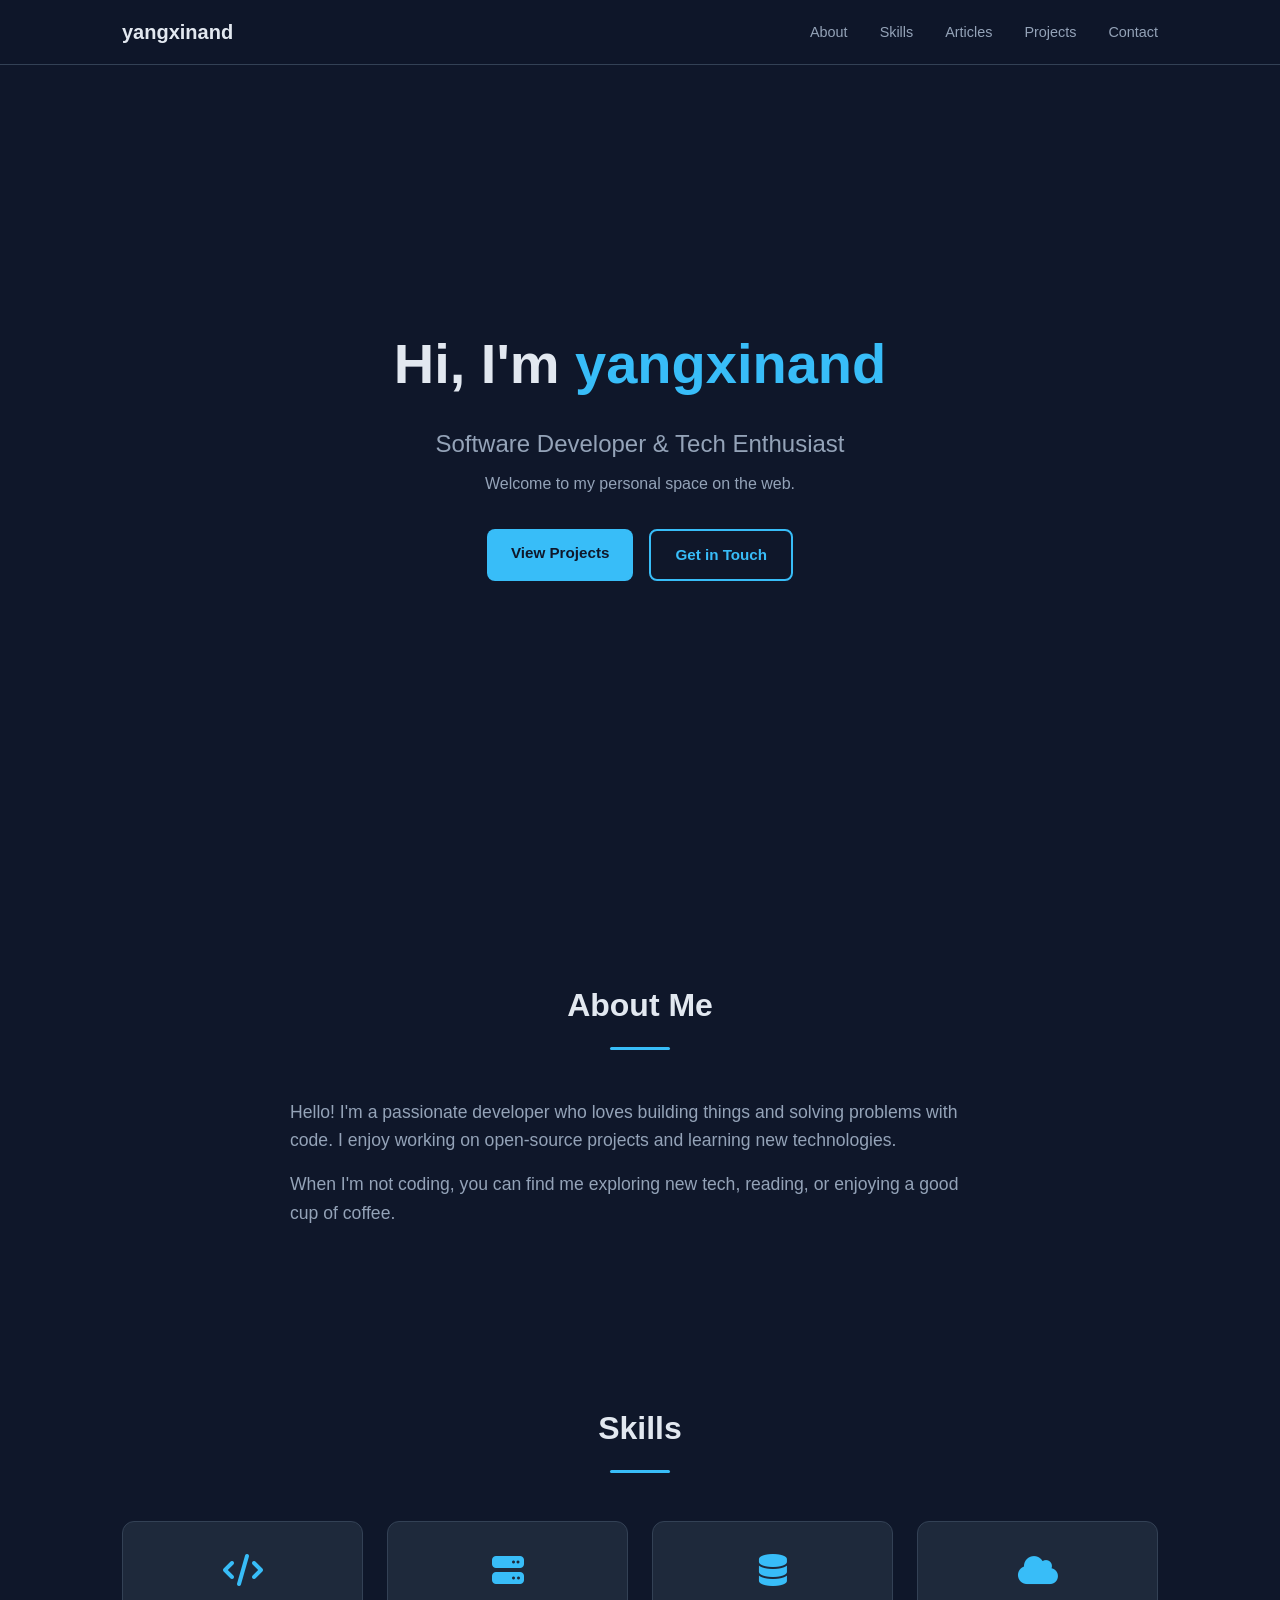
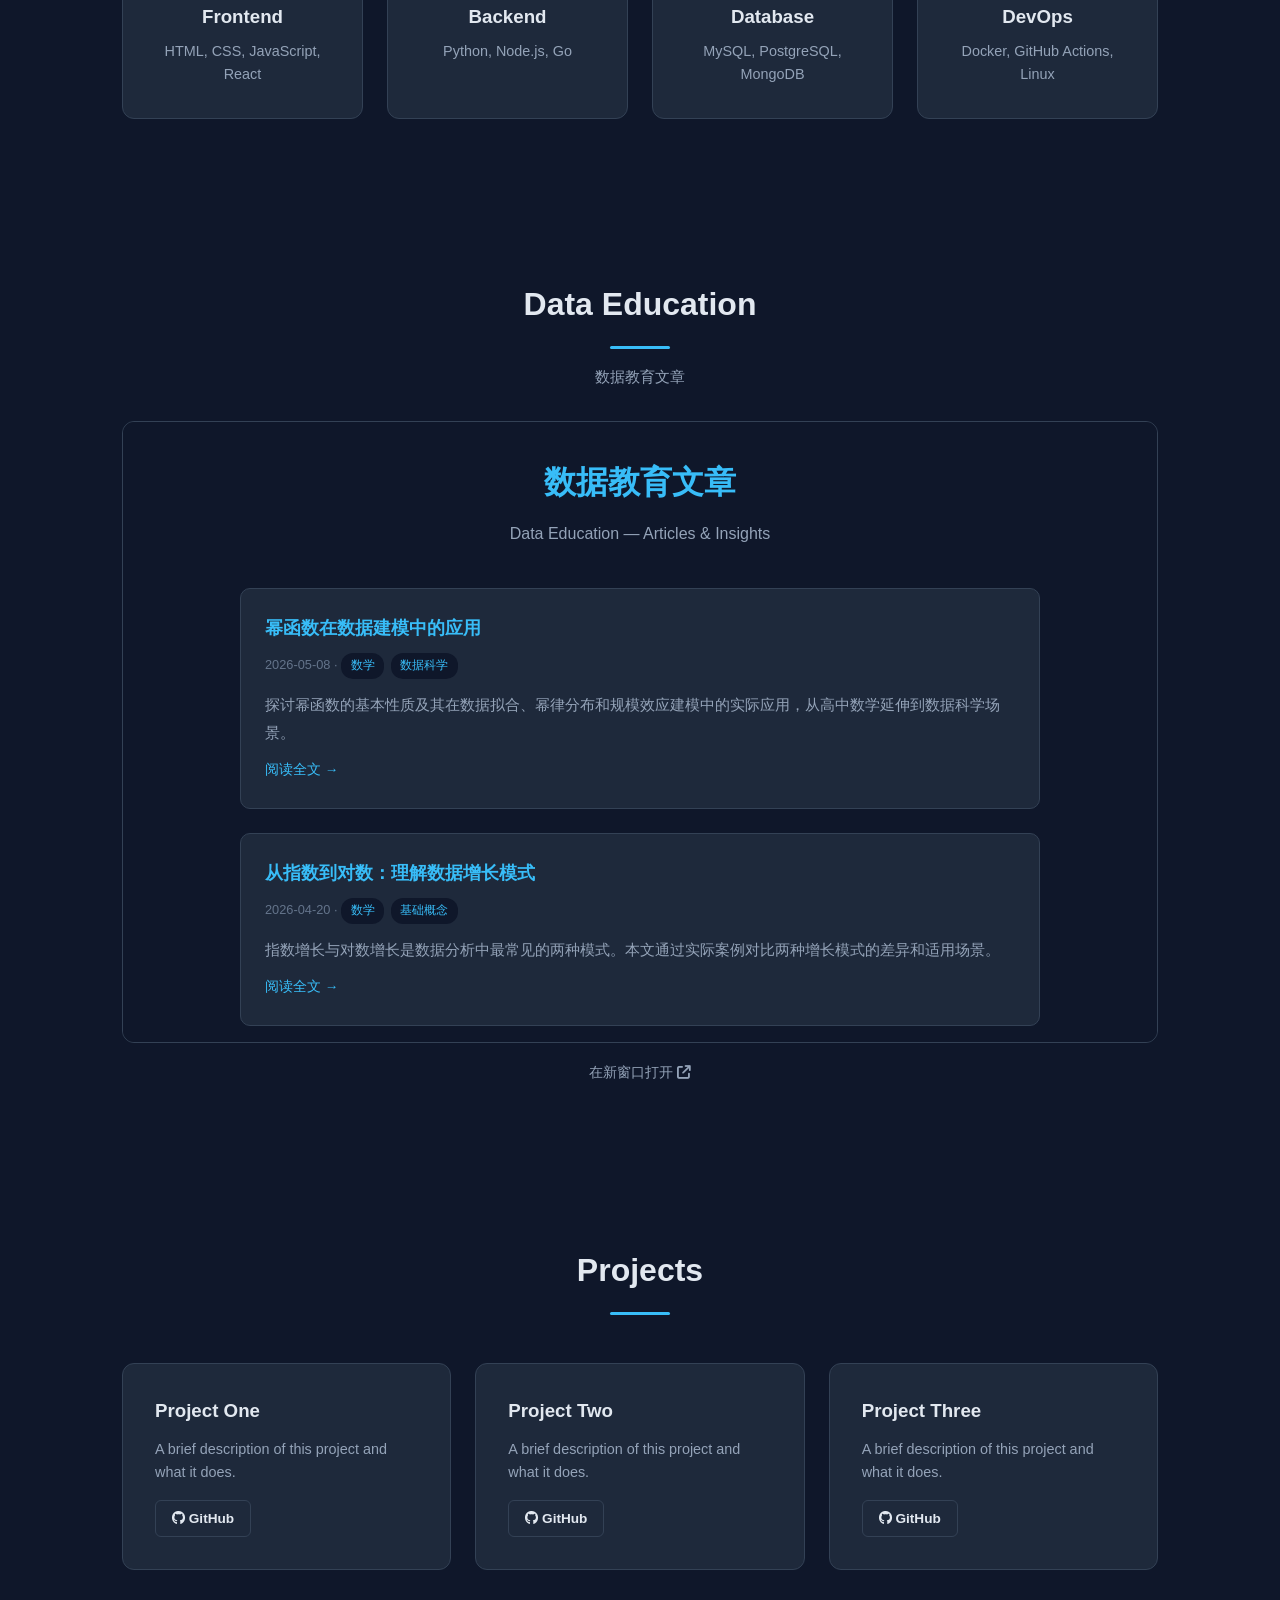
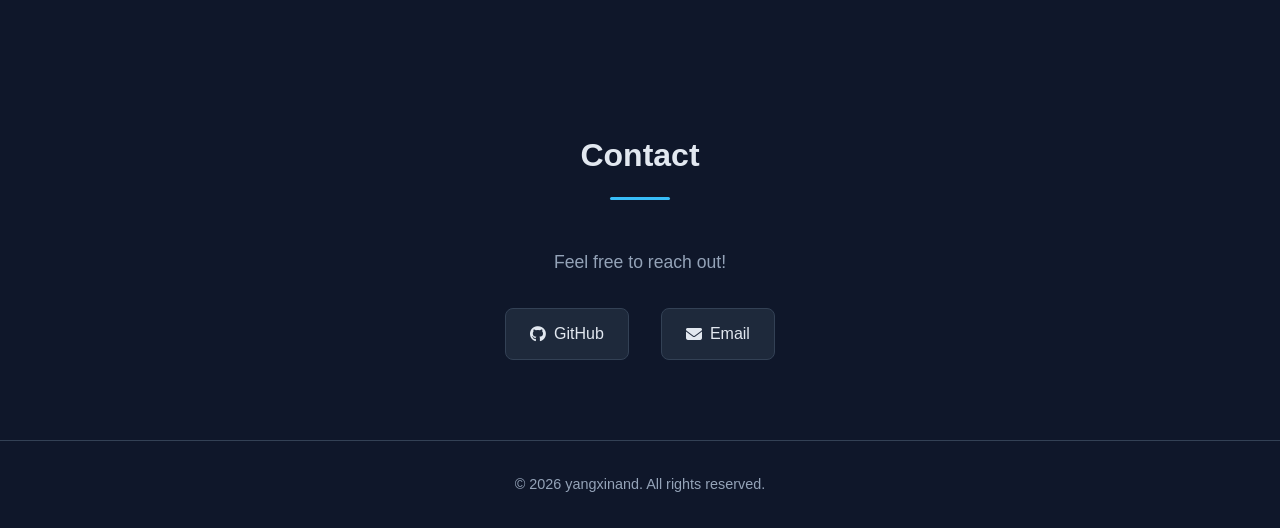
<file: index.html>
<!DOCTYPE html>
<html lang="zh-CN">
<head>
    <meta charset="UTF-8">
    <meta name="viewport" content="width=device-width, initial-scale=1.0">
    <title>yangxinand - Personal Website</title>
    <link rel="stylesheet" href="style.css">
    <link rel="stylesheet" href="https://cdnjs.cloudflare.com/ajax/libs/font-awesome/6.5.1/css/all.min.css">
</head>
<body>
    <nav>
        <div class="nav-container">
            <a href="#" class="logo">yangxinand</a>
            <ul class="nav-links">
                <li><a href="#about">About</a></li>
                <li><a href="#skills">Skills</a></li>
                <li><a href="#articles">Articles</a></li>
                <li><a href="#projects">Projects</a></li>
                <li><a href="#contact">Contact</a></li>
            </ul>
        </div>
    </nav>

    <section id="hero">
        <div class="hero-content">
            <h1>Hi, I'm <span class="highlight">yangxinand</span></h1>
            <p class="subtitle">Software Developer &amp; Tech Enthusiast</p>
            <p class="description">Welcome to my personal space on the web.</p>
            <div class="hero-buttons">
                <a href="#projects" class="btn btn-primary">View Projects</a>
                <a href="#contact" class="btn btn-outline">Get in Touch</a>
            </div>
        </div>
    </section>

    <section id="about">
        <div class="container">
            <h2 class="section-title">About Me</h2>
            <div class="about-content">
                <div class="about-text">
                    <p>Hello! I'm a passionate developer who loves building things and solving problems with code. I enjoy working on open-source projects and learning new technologies.</p>
                    <p>When I'm not coding, you can find me exploring new tech, reading, or enjoying a good cup of coffee.</p>
                </div>
            </div>
        </div>
    </section>

    <section id="skills">
        <div class="container">
            <h2 class="section-title">Skills</h2>
            <div class="skills-grid">
                <div class="skill-card">
                    <i class="fa-solid fa-code"></i>
                    <h3>Frontend</h3>
                    <p>HTML, CSS, JavaScript, React</p>
                </div>
                <div class="skill-card">
                    <i class="fa-solid fa-server"></i>
                    <h3>Backend</h3>
                    <p>Python, Node.js, Go</p>
                </div>
                <div class="skill-card">
                    <i class="fa-solid fa-database"></i>
                    <h3>Database</h3>
                    <p>MySQL, PostgreSQL, MongoDB</p>
                </div>
                <div class="skill-card">
                    <i class="fa-solid fa-cloud"></i>
                    <h3>DevOps</h3>
                    <p>Docker, GitHub Actions, Linux</p>
                </div>
            </div>
        </div>
    </section>

    <section id="articles">
        <div class="container">
            <h2 class="section-title">Data Education</h2>
            <p class="section-desc">数据教育文章</p>
            <div class="iframe-wrapper">
                <iframe src="articles.html" title="数据教育文章" loading="lazy"></iframe>
            </div>
            <div class="iframe-link">
                <a href="articles.html" target="_blank">在新窗口打开 <i class="fa-solid fa-arrow-up-right-from-square"></i></a>
            </div>
        </div>
    </section>

    <section id="projects">
        <div class="container">
            <h2 class="section-title">Projects</h2>
            <div class="projects-grid">
                <div class="project-card">
                    <h3>Project One</h3>
                    <p>A brief description of this project and what it does.</p>
                    <div class="project-links">
                        <a href="#" class="btn btn-small"><i class="fa-brands fa-github"></i> GitHub</a>
                    </div>
                </div>
                <div class="project-card">
                    <h3>Project Two</h3>
                    <p>A brief description of this project and what it does.</p>
                    <div class="project-links">
                        <a href="#" class="btn btn-small"><i class="fa-brands fa-github"></i> GitHub</a>
                    </div>
                </div>
                <div class="project-card">
                    <h3>Project Three</h3>
                    <p>A brief description of this project and what it does.</p>
                    <div class="project-links">
                        <a href="#" class="btn btn-small"><i class="fa-brands fa-github"></i> GitHub</a>
                    </div>
                </div>
            </div>
        </div>
    </section>

    <section id="contact">
        <div class="container">
            <h2 class="section-title">Contact</h2>
            <div class="contact-content">
                <p>Feel free to reach out!</p>
                <div class="contact-links">
                    <a href="https://github.com/yangxinand" class="contact-link" target="_blank">
                        <i class="fa-brands fa-github"></i> GitHub
                    </a>
                    <a href="mailto:your-email@example.com" class="contact-link">
                        <i class="fa-solid fa-envelope"></i> Email
                    </a>
                </div>
            </div>
        </div>
    </section>

    <footer>
        <p>&copy; 2026 yangxinand. All rights reserved.</p>
    </footer>
</body>
</html>
</file>
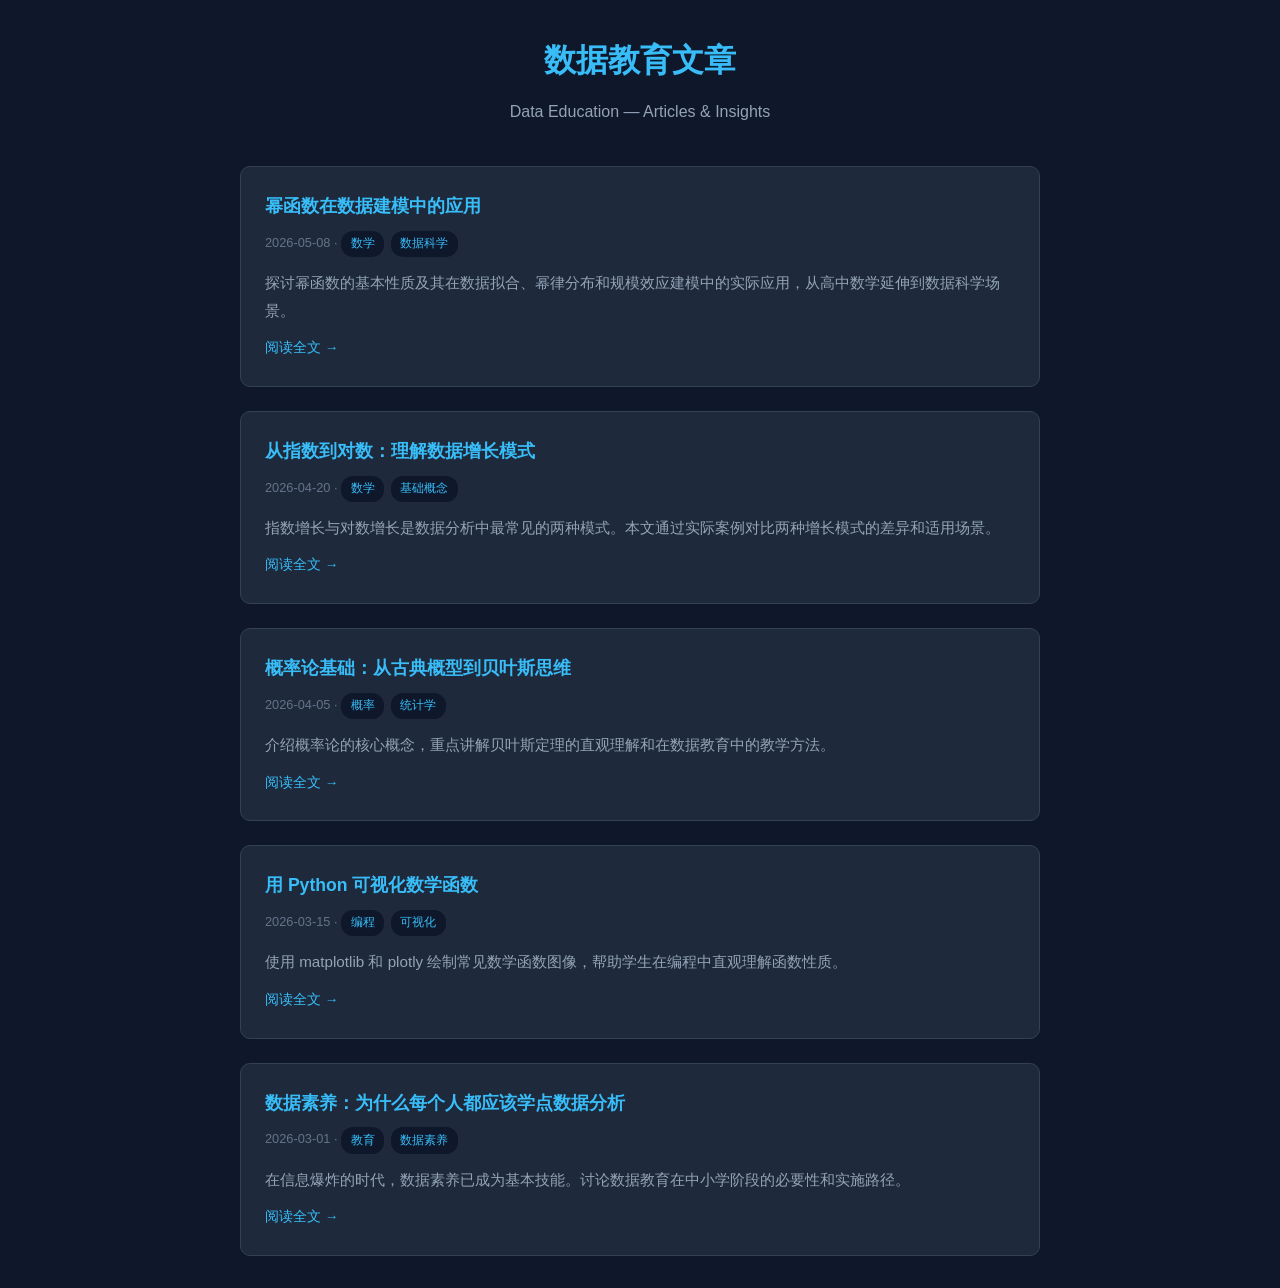
<file: articles.html>
<!DOCTYPE html>
<html lang="zh-CN">
<head>
    <meta charset="UTF-8">
    <meta name="viewport" content="width=device-width, initial-scale=1.0">
    <title>数据教育 - 文章</title>
    <style>
        * { margin: 0; padding: 0; box-sizing: border-box; }
        body {
            font-family: -apple-system, BlinkMacSystemFont, "Segoe UI", Roboto, sans-serif;
            background: #0f172a;
            color: #e2e8f0;
            line-height: 1.8;
            padding: 2rem;
        }
        .container { max-width: 800px; margin: 0 auto; }
        h1 {
            font-size: 2rem;
            text-align: center;
            margin-bottom: 0.5rem;
            color: #38bdf8;
        }
        .subtitle {
            text-align: center;
            color: #94a3b8;
            margin-bottom: 2.5rem;
        }
        .article-list {
            display: flex;
            flex-direction: column;
            gap: 1.5rem;
        }
        .article-card {
            display: block;
            text-decoration: none;
            color: inherit;
            background: #1e293b;
            border: 1px solid #334155;
            border-radius: 10px;
            padding: 1.5rem;
            transition: border-color 0.2s, transform 0.2s;
        }
        .article-card:hover {
            border-color: #38bdf8;
            transform: translateX(4px);
        }
        .article-card h3 {
            color: #38bdf8;
            margin-bottom: 0.5rem;
            font-size: 1.1rem;
        }
        .article-card .meta {
            font-size: 0.8rem;
            color: #64748b;
            margin-bottom: 0.75rem;
        }
        .article-card p {
            color: #94a3b8;
            font-size: 0.95rem;
        }
        .tag {
            display: inline-block;
            background: #0f172a;
            color: #38bdf8;
            padding: 0.15rem 0.6rem;
            border-radius: 12px;
            font-size: 0.75rem;
            margin-right: 0.4rem;
        }
        .read-more {
            display: inline-block;
            margin-top: 0.75rem;
            color: #38bdf8;
            font-size: 0.85rem;
        }
    </style>
</head>
<body>
    <div class="container">
        <h1>数据教育文章</h1>
        <p class="subtitle">Data Education &mdash; Articles &amp; Insights</p>

        <div class="article-list">
            <a href="articles/power-function-data-modeling.html" class="article-card">
                <h3>幂函数在数据建模中的应用</h3>
                <div class="meta">2026-05-08 &middot; <span class="tag">数学</span><span class="tag">数据科学</span></div>
                <p>探讨幂函数的基本性质及其在数据拟合、幂律分布和规模效应建模中的实际应用，从高中数学延伸到数据科学场景。</p>
                <span class="read-more">阅读全文 &rarr;</span>
            </a>

            <a href="articles/exponential-logarithmic-growth.html" class="article-card">
                <h3>从指数到对数：理解数据增长模式</h3>
                <div class="meta">2026-04-20 &middot; <span class="tag">数学</span><span class="tag">基础概念</span></div>
                <p>指数增长与对数增长是数据分析中最常见的两种模式。本文通过实际案例对比两种增长模式的差异和适用场景。</p>
                <span class="read-more">阅读全文 &rarr;</span>
            </a>

            <a href="articles/bayesian-thinking.html" class="article-card">
                <h3>概率论基础：从古典概型到贝叶斯思维</h3>
                <div class="meta">2026-04-05 &middot; <span class="tag">概率</span><span class="tag">统计学</span></div>
                <p>介绍概率论的核心概念，重点讲解贝叶斯定理的直观理解和在数据教育中的教学方法。</p>
                <span class="read-more">阅读全文 &rarr;</span>
            </a>

            <a href="articles/python-math-visualization.html" class="article-card">
                <h3>用 Python 可视化数学函数</h3>
                <div class="meta">2026-03-15 &middot; <span class="tag">编程</span><span class="tag">可视化</span></div>
                <p>使用 matplotlib 和 plotly 绘制常见数学函数图像，帮助学生在编程中直观理解函数性质。</p>
                <span class="read-more">阅读全文 &rarr;</span>
            </a>

            <a href="articles/data-literacy.html" class="article-card">
                <h3>数据素养：为什么每个人都应该学点数据分析</h3>
                <div class="meta">2026-03-01 &middot; <span class="tag">教育</span><span class="tag">数据素养</span></div>
                <p>在信息爆炸的时代，数据素养已成为基本技能。讨论数据教育在中小学阶段的必要性和实施路径。</p>
                <span class="read-more">阅读全文 &rarr;</span>
            </a>
        </div>
    </div>
</body>
</html>
</file>
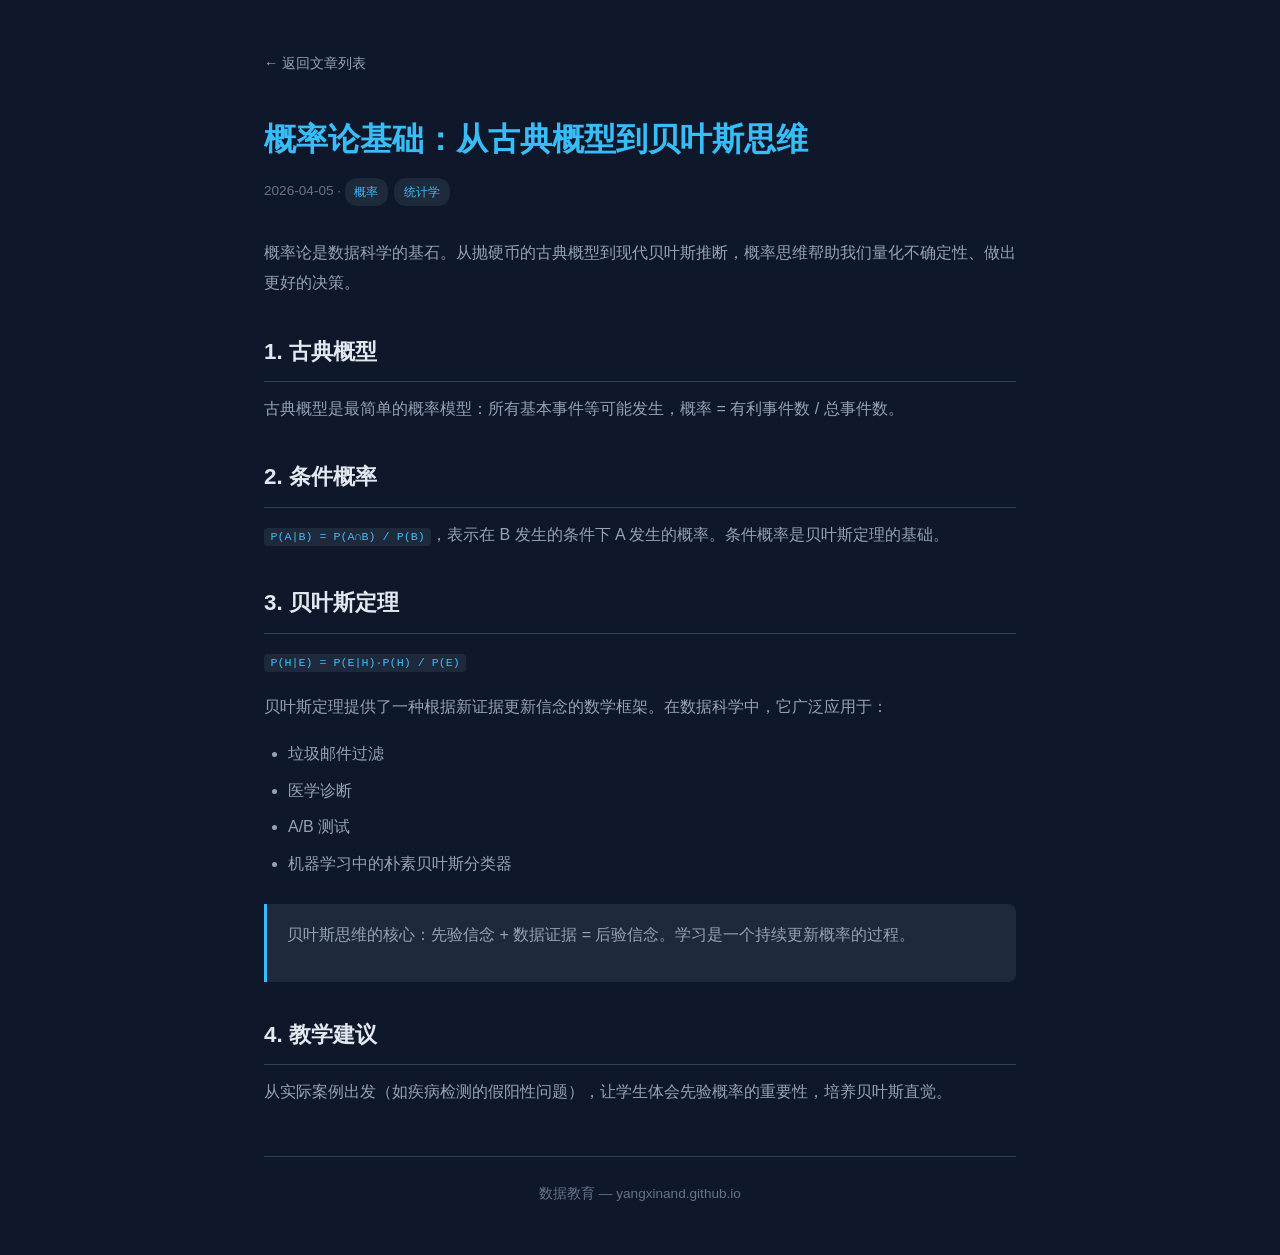
<file: articles/bayesian-thinking.html>
<!DOCTYPE html>
<html lang="zh-CN">
<head>
    <meta charset="UTF-8">
    <meta name="viewport" content="width=device-width, initial-scale=1.0">
    <title>概率论基础：从古典概型到贝叶斯思维 - 数据教育</title>
    <style>
        * { margin: 0; padding: 0; box-sizing: border-box; }
        body {
            font-family: -apple-system, BlinkMacSystemFont, "Segoe UI", Roboto, sans-serif;
            background: #0f172a;
            color: #e2e8f0;
            line-height: 1.9;
        }
        .container { max-width: 800px; margin: 0 auto; padding: 3rem 1.5rem; }
        .back-link { display: inline-block; color: #94a3b8; text-decoration: none; font-size: 0.9rem; margin-bottom: 2rem; }
        .back-link:hover { color: #38bdf8; }
        .article-header { margin-bottom: 2rem; }
        .article-header h1 { font-size: 2rem; color: #38bdf8; margin-bottom: 0.5rem; }
        .article-header .meta { color: #64748b; font-size: 0.85rem; }
        .tag { display: inline-block; background: #1e293b; color: #38bdf8; padding: 0.15rem 0.6rem; border-radius: 12px; font-size: 0.75rem; margin-right: 0.4rem; }
        .article-body h2 { font-size: 1.4rem; margin: 2rem 0 0.75rem; padding-bottom: 0.5rem; border-bottom: 1px solid #334155; }
        .article-body h3 { font-size: 1.15rem; color: #cbd5e1; margin: 1.5rem 0 0.5rem; }
        .article-body p { color: #94a3b8; margin-bottom: 1rem; }
        .article-body ul, .article-body ol { color: #94a3b8; margin: 0.5rem 0 1rem 1.5rem; }
        .article-body li { margin-bottom: 0.4rem; }
        .article-body code { background: #1e293b; padding: 0.15rem 0.4rem; border-radius: 4px; font-size: 0.9em; color: #38bdf8; }
        .article-body .highlight-box { background: #1e293b; border-left: 3px solid #38bdf8; padding: 1rem 1.25rem; margin: 1.5rem 0; border-radius: 0 8px 8px 0; }
        footer { margin-top: 3rem; padding-top: 1.5rem; border-top: 1px solid #334155; text-align: center; color: #64748b; font-size: 0.85rem; }
    </style>
</head>
<body>
    <div class="container">
        <a href="../articles.html" class="back-link">&larr; 返回文章列表</a>
        <div class="article-header">
            <h1>概率论基础：从古典概型到贝叶斯思维</h1>
            <div class="meta">2026-04-05 &middot; <span class="tag">概率</span><span class="tag">统计学</span></div>
        </div>
        <div class="article-body">
            <p>概率论是数据科学的基石。从抛硬币的古典概型到现代贝叶斯推断，概率思维帮助我们量化不确定性、做出更好的决策。</p>
            <h2>1. 古典概型</h2>
            <p>古典概型是最简单的概率模型：所有基本事件等可能发生，概率 = 有利事件数 / 总事件数。</p>
            <h2>2. 条件概率</h2>
            <p><code>P(A|B) = P(A∩B) / P(B)</code>，表示在 B 发生的条件下 A 发生的概率。条件概率是贝叶斯定理的基础。</p>
            <h2>3. 贝叶斯定理</h2>
            <p><code>P(H|E) = P(E|H)·P(H) / P(E)</code></p>
            <p>贝叶斯定理提供了一种根据新证据更新信念的数学框架。在数据科学中，它广泛应用于：</p>
            <ul>
                <li>垃圾邮件过滤</li>
                <li>医学诊断</li>
                <li>A/B 测试</li>
                <li>机器学习中的朴素贝叶斯分类器</li>
            </ul>
            <div class="highlight-box"><p>贝叶斯思维的核心：先验信念 + 数据证据 = 后验信念。学习是一个持续更新概率的过程。</p></div>
            <h2>4. 教学建议</h2>
            <p>从实际案例出发（如疾病检测的假阳性问题），让学生体会先验概率的重要性，培养贝叶斯直觉。</p>
        </div>
        <footer><p>数据教育 &mdash; yangxinand.github.io</p></footer>
    </div>
</body>
</html>
</file>
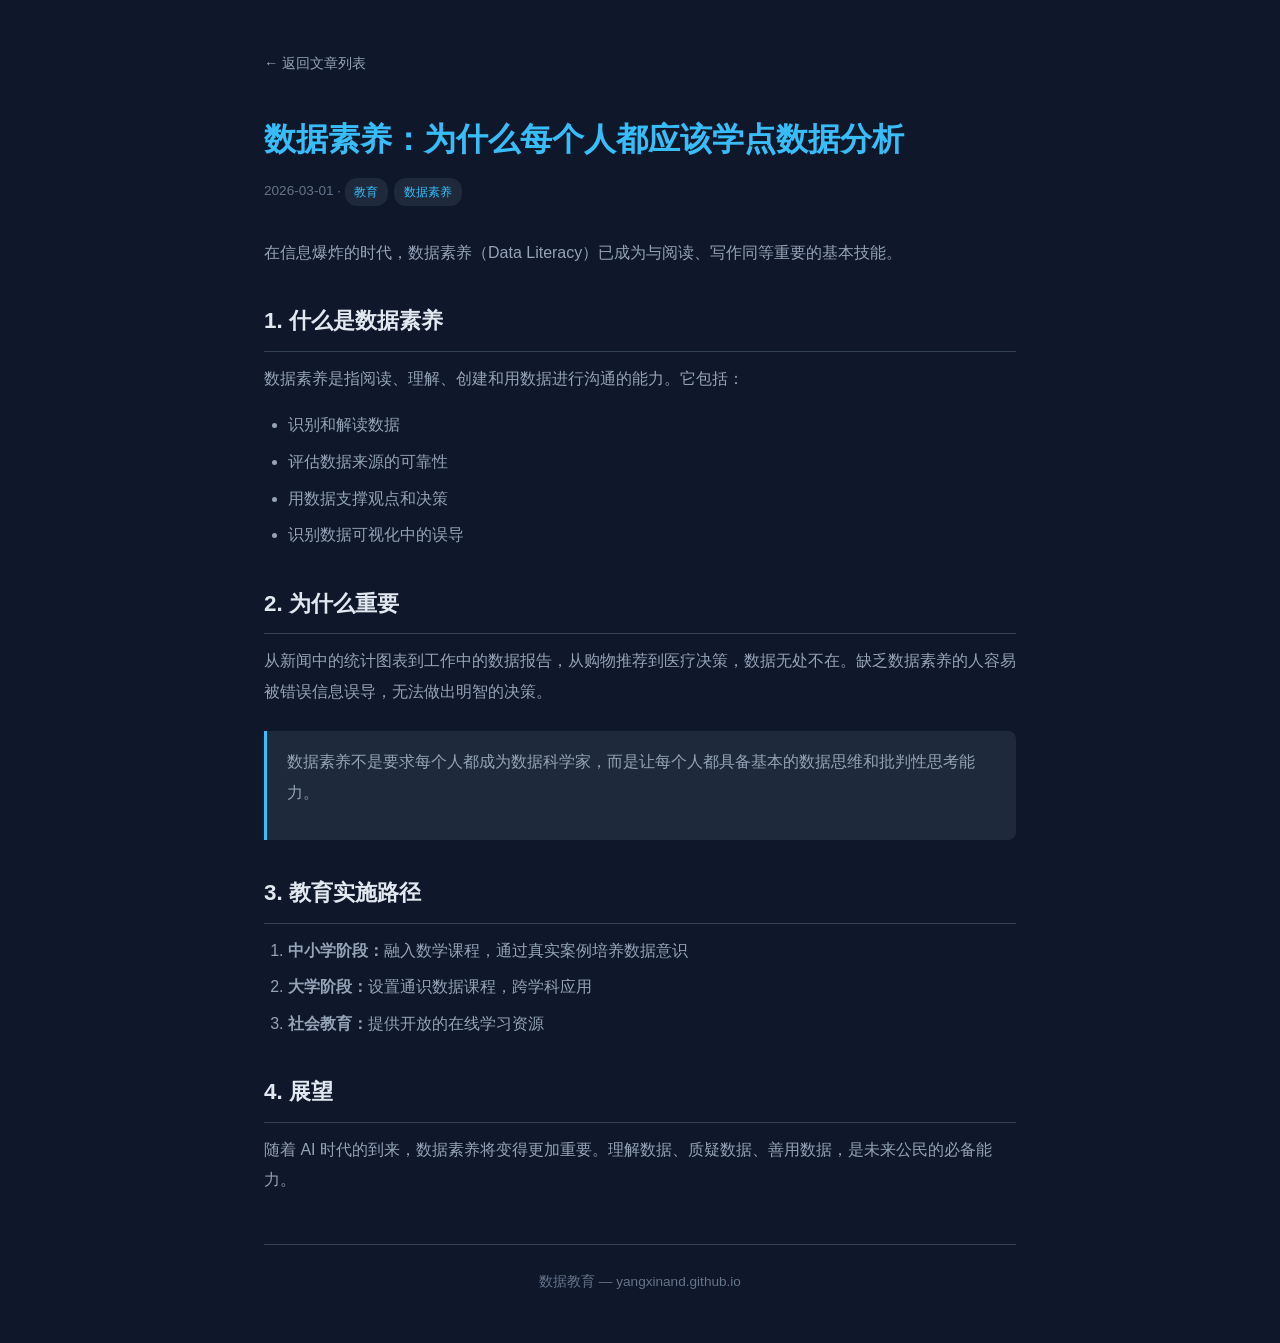
<file: articles/data-literacy.html>
<!DOCTYPE html>
<html lang="zh-CN">
<head>
    <meta charset="UTF-8">
    <meta name="viewport" content="width=device-width, initial-scale=1.0">
    <title>数据素养：为什么每个人都应该学点数据分析 - 数据教育</title>
    <style>
        * { margin: 0; padding: 0; box-sizing: border-box; }
        body {
            font-family: -apple-system, BlinkMacSystemFont, "Segoe UI", Roboto, sans-serif;
            background: #0f172a;
            color: #e2e8f0;
            line-height: 1.9;
        }
        .container { max-width: 800px; margin: 0 auto; padding: 3rem 1.5rem; }
        .back-link { display: inline-block; color: #94a3b8; text-decoration: none; font-size: 0.9rem; margin-bottom: 2rem; }
        .back-link:hover { color: #38bdf8; }
        .article-header { margin-bottom: 2rem; }
        .article-header h1 { font-size: 2rem; color: #38bdf8; margin-bottom: 0.5rem; }
        .article-header .meta { color: #64748b; font-size: 0.85rem; }
        .tag { display: inline-block; background: #1e293b; color: #38bdf8; padding: 0.15rem 0.6rem; border-radius: 12px; font-size: 0.75rem; margin-right: 0.4rem; }
        .article-body h2 { font-size: 1.4rem; margin: 2rem 0 0.75rem; padding-bottom: 0.5rem; border-bottom: 1px solid #334155; }
        .article-body h3 { font-size: 1.15rem; color: #cbd5e1; margin: 1.5rem 0 0.5rem; }
        .article-body p { color: #94a3b8; margin-bottom: 1rem; }
        .article-body ul, .article-body ol { color: #94a3b8; margin: 0.5rem 0 1rem 1.5rem; }
        .article-body li { margin-bottom: 0.4rem; }
        .article-body code { background: #1e293b; padding: 0.15rem 0.4rem; border-radius: 4px; font-size: 0.9em; color: #38bdf8; }
        .article-body .highlight-box { background: #1e293b; border-left: 3px solid #38bdf8; padding: 1rem 1.25rem; margin: 1.5rem 0; border-radius: 0 8px 8px 0; }
        footer { margin-top: 3rem; padding-top: 1.5rem; border-top: 1px solid #334155; text-align: center; color: #64748b; font-size: 0.85rem; }
    </style>
</head>
<body>
    <div class="container">
        <a href="../articles.html" class="back-link">&larr; 返回文章列表</a>
        <div class="article-header">
            <h1>数据素养：为什么每个人都应该学点数据分析</h1>
            <div class="meta">2026-03-01 &middot; <span class="tag">教育</span><span class="tag">数据素养</span></div>
        </div>
        <div class="article-body">
            <p>在信息爆炸的时代，数据素养（Data Literacy）已成为与阅读、写作同等重要的基本技能。</p>
            <h2>1. 什么是数据素养</h2>
            <p>数据素养是指阅读、理解、创建和用数据进行沟通的能力。它包括：</p>
            <ul>
                <li>识别和解读数据</li>
                <li>评估数据来源的可靠性</li>
                <li>用数据支撑观点和决策</li>
                <li>识别数据可视化中的误导</li>
            </ul>
            <h2>2. 为什么重要</h2>
            <p>从新闻中的统计图表到工作中的数据报告，从购物推荐到医疗决策，数据无处不在。缺乏数据素养的人容易被错误信息误导，无法做出明智的决策。</p>
            <div class="highlight-box"><p>数据素养不是要求每个人都成为数据科学家，而是让每个人都具备基本的数据思维和批判性思考能力。</p></div>
            <h2>3. 教育实施路径</h2>
            <ol>
                <li><strong>中小学阶段：</strong>融入数学课程，通过真实案例培养数据意识</li>
                <li><strong>大学阶段：</strong>设置通识数据课程，跨学科应用</li>
                <li><strong>社会教育：</strong>提供开放的在线学习资源</li>
            </ol>
            <h2>4. 展望</h2>
            <p>随着 AI 时代的到来，数据素养将变得更加重要。理解数据、质疑数据、善用数据，是未来公民的必备能力。</p>
        </div>
        <footer><p>数据教育 &mdash; yangxinand.github.io</p></footer>
    </div>
</body>
</html>
</file>
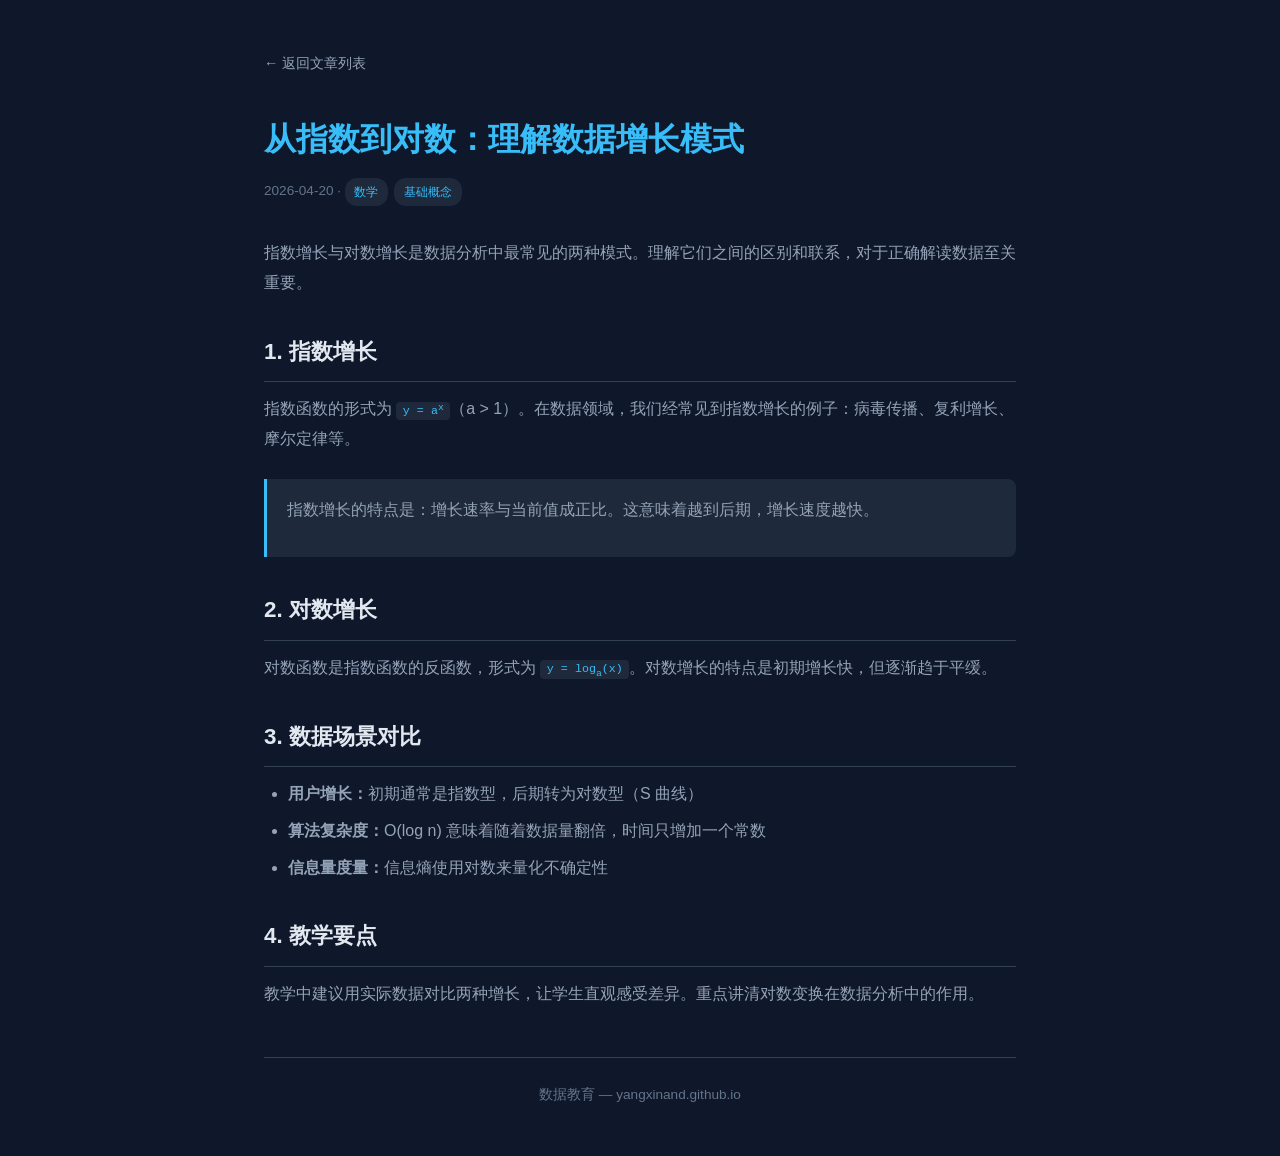
<file: articles/exponential-logarithmic-growth.html>
<!DOCTYPE html>
<html lang="zh-CN">
<head>
    <meta charset="UTF-8">
    <meta name="viewport" content="width=device-width, initial-scale=1.0">
    <title>从指数到对数：理解数据增长模式 - 数据教育</title>
    <style>
        * { margin: 0; padding: 0; box-sizing: border-box; }
        body {
            font-family: -apple-system, BlinkMacSystemFont, "Segoe UI", Roboto, sans-serif;
            background: #0f172a;
            color: #e2e8f0;
            line-height: 1.9;
        }
        .container { max-width: 800px; margin: 0 auto; padding: 3rem 1.5rem; }
        .back-link { display: inline-block; color: #94a3b8; text-decoration: none; font-size: 0.9rem; margin-bottom: 2rem; }
        .back-link:hover { color: #38bdf8; }
        .article-header { margin-bottom: 2rem; }
        .article-header h1 { font-size: 2rem; color: #38bdf8; margin-bottom: 0.5rem; }
        .article-header .meta { color: #64748b; font-size: 0.85rem; }
        .tag { display: inline-block; background: #1e293b; color: #38bdf8; padding: 0.15rem 0.6rem; border-radius: 12px; font-size: 0.75rem; margin-right: 0.4rem; }
        .article-body h2 { font-size: 1.4rem; margin: 2rem 0 0.75rem; padding-bottom: 0.5rem; border-bottom: 1px solid #334155; }
        .article-body h3 { font-size: 1.15rem; color: #cbd5e1; margin: 1.5rem 0 0.5rem; }
        .article-body p { color: #94a3b8; margin-bottom: 1rem; }
        .article-body ul, .article-body ol { color: #94a3b8; margin: 0.5rem 0 1rem 1.5rem; }
        .article-body li { margin-bottom: 0.4rem; }
        .article-body code { background: #1e293b; padding: 0.15rem 0.4rem; border-radius: 4px; font-size: 0.9em; color: #38bdf8; }
        .article-body .highlight-box { background: #1e293b; border-left: 3px solid #38bdf8; padding: 1rem 1.25rem; margin: 1.5rem 0; border-radius: 0 8px 8px 0; }
        footer { margin-top: 3rem; padding-top: 1.5rem; border-top: 1px solid #334155; text-align: center; color: #64748b; font-size: 0.85rem; }
    </style>
</head>
<body>
    <div class="container">
        <a href="../articles.html" class="back-link">&larr; 返回文章列表</a>
        <div class="article-header">
            <h1>从指数到对数：理解数据增长模式</h1>
            <div class="meta">2026-04-20 &middot; <span class="tag">数学</span><span class="tag">基础概念</span></div>
        </div>
        <div class="article-body">
            <p>指数增长与对数增长是数据分析中最常见的两种模式。理解它们之间的区别和联系，对于正确解读数据至关重要。</p>
            <h2>1. 指数增长</h2>
            <p>指数函数的形式为 <code>y = a<sup>x</sup></code>（a &gt; 1）。在数据领域，我们经常见到指数增长的例子：病毒传播、复利增长、摩尔定律等。</p>
            <div class="highlight-box"><p>指数增长的特点是：增长速率与当前值成正比。这意味着越到后期，增长速度越快。</p></div>
            <h2>2. 对数增长</h2>
            <p>对数函数是指数函数的反函数，形式为 <code>y = log<sub>a</sub>(x)</code>。对数增长的特点是初期增长快，但逐渐趋于平缓。</p>
            <h2>3. 数据场景对比</h2>
            <ul>
                <li><strong>用户增长：</strong>初期通常是指数型，后期转为对数型（S 曲线）</li>
                <li><strong>算法复杂度：</strong>O(log n) 意味着随着数据量翻倍，时间只增加一个常数</li>
                <li><strong>信息量度量：</strong>信息熵使用对数来量化不确定性</li>
            </ul>
            <h2>4. 教学要点</h2>
            <p>教学中建议用实际数据对比两种增长，让学生直观感受差异。重点讲清对数变换在数据分析中的作用。</p>
        </div>
        <footer><p>数据教育 &mdash; yangxinand.github.io</p></footer>
    </div>
</body>
</html>
</file>
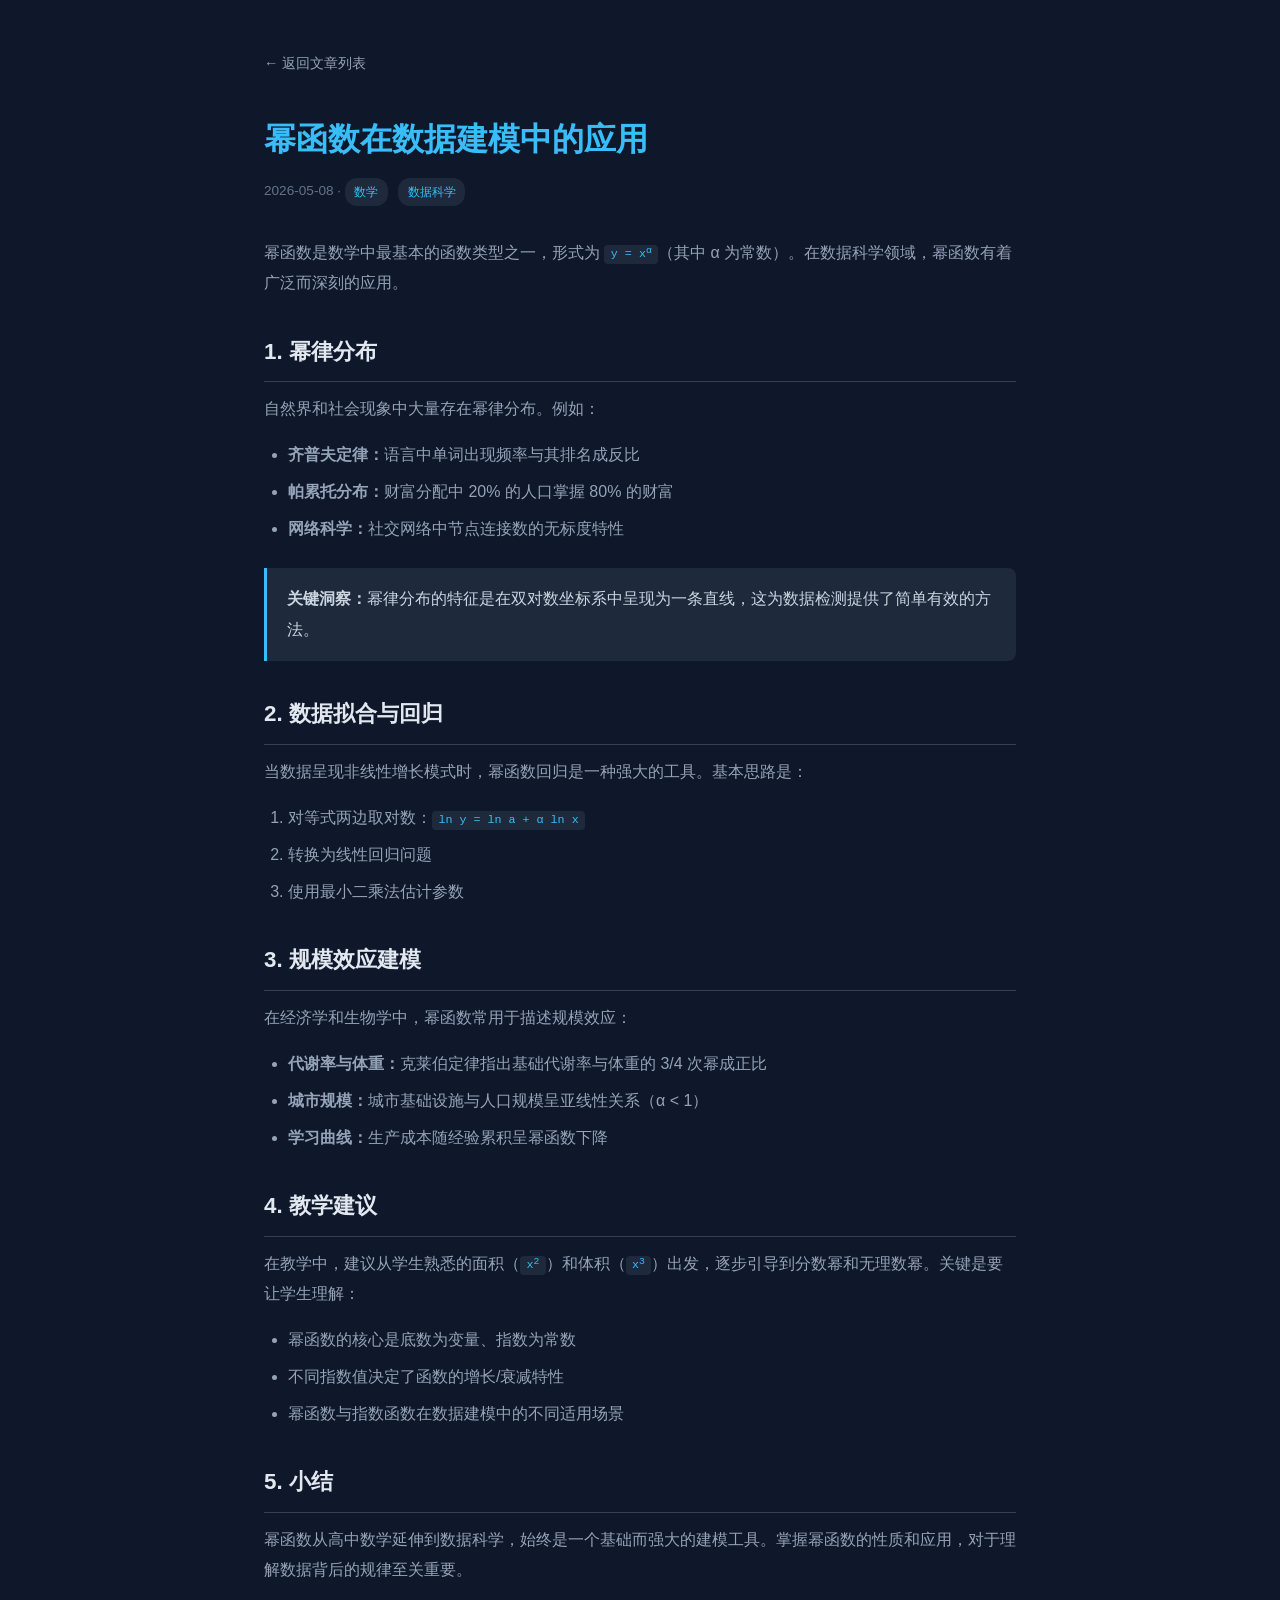
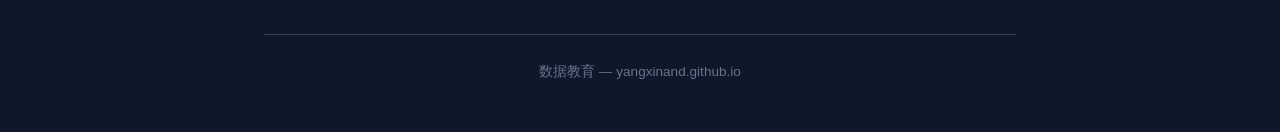
<file: articles/power-function-data-modeling.html>
<!DOCTYPE html>
<html lang="zh-CN">
<head>
    <meta charset="UTF-8">
    <meta name="viewport" content="width=device-width, initial-scale=1.0">
    <title>幂函数在数据建模中的应用 - 数据教育</title>
    <style>
        * { margin: 0; padding: 0; box-sizing: border-box; }
        body {
            font-family: -apple-system, BlinkMacSystemFont, "Segoe UI", Roboto, sans-serif;
            background: #0f172a;
            color: #e2e8f0;
            line-height: 1.9;
        }
        .container { max-width: 800px; margin: 0 auto; padding: 3rem 1.5rem; }

        .back-link {
            display: inline-block;
            color: #94a3b8;
            text-decoration: none;
            font-size: 0.9rem;
            margin-bottom: 2rem;
            transition: color 0.2s;
        }
        .back-link:hover { color: #38bdf8; }

        .article-header {
            margin-bottom: 2rem;
        }
        .article-header h1 {
            font-size: 2rem;
            color: #38bdf8;
            margin-bottom: 0.5rem;
        }
        .article-header .meta {
            color: #64748b;
            font-size: 0.85rem;
        }
        .tag {
            display: inline-block;
            background: #1e293b;
            color: #38bdf8;
            padding: 0.15rem 0.6rem;
            border-radius: 12px;
            font-size: 0.75rem;
            margin-right: 0.4rem;
        }

        .article-body h2 {
            font-size: 1.4rem;
            color: #e2e8f0;
            margin: 2rem 0 0.75rem;
            padding-bottom: 0.5rem;
            border-bottom: 1px solid #334155;
        }
        .article-body h3 {
            font-size: 1.15rem;
            color: #cbd5e1;
            margin: 1.5rem 0 0.5rem;
        }
        .article-body p {
            color: #94a3b8;
            margin-bottom: 1rem;
        }
        .article-body ul, .article-body ol {
            color: #94a3b8;
            margin: 0.5rem 0 1rem 1.5rem;
        }
        .article-body li {
            margin-bottom: 0.4rem;
        }
        .article-body code {
            background: #1e293b;
            padding: 0.15rem 0.4rem;
            border-radius: 4px;
            font-size: 0.9em;
            color: #38bdf8;
        }
        .article-body .highlight-box {
            background: #1e293b;
            border-left: 3px solid #38bdf8;
            padding: 1rem 1.25rem;
            margin: 1.5rem 0;
            border-radius: 0 8px 8px 0;
        }
        .article-body .highlight-box p {
            margin: 0;
            color: #cbd5e1;
        }
        footer {
            margin-top: 3rem;
            padding-top: 1.5rem;
            border-top: 1px solid #334155;
            text-align: center;
            color: #64748b;
            font-size: 0.85rem;
        }
    </style>
</head>
<body>
    <div class="container">
        <a href="../articles.html" class="back-link">&larr; 返回文章列表</a>

        <div class="article-header">
            <h1>幂函数在数据建模中的应用</h1>
            <div class="meta">
                2026-05-08 &middot;
                <span class="tag">数学</span>
                <span class="tag">数据科学</span>
            </div>
        </div>

        <div class="article-body">
            <p>幂函数是数学中最基本的函数类型之一，形式为 <code>y = x<sup>&alpha;</sup></code>（其中 &alpha; 为常数）。在数据科学领域，幂函数有着广泛而深刻的应用。</p>

            <h2>1. 幂律分布</h2>
            <p>自然界和社会现象中大量存在幂律分布。例如：</p>
            <ul>
                <li><strong>齐普夫定律：</strong>语言中单词出现频率与其排名成反比</li>
                <li><strong>帕累托分布：</strong>财富分配中 20% 的人口掌握 80% 的财富</li>
                <li><strong>网络科学：</strong>社交网络中节点连接数的无标度特性</li>
            </ul>

            <div class="highlight-box">
                <p><strong>关键洞察：</strong>幂律分布的特征是在双对数坐标系中呈现为一条直线，这为数据检测提供了简单有效的方法。</p>
            </div>

            <h2>2. 数据拟合与回归</h2>
            <p>当数据呈现非线性增长模式时，幂函数回归是一种强大的工具。基本思路是：</p>
            <ol>
                <li>对等式两边取对数：<code>ln y = ln a + &alpha; ln x</code></li>
                <li>转换为线性回归问题</li>
                <li>使用最小二乘法估计参数</li>
            </ol>

            <h2>3. 规模效应建模</h2>
            <p>在经济学和生物学中，幂函数常用于描述规模效应：</p>
            <ul>
                <li><strong>代谢率与体重：</strong>克莱伯定律指出基础代谢率与体重的 3/4 次幂成正比</li>
                <li><strong>城市规模：</strong>城市基础设施与人口规模呈亚线性关系（&alpha; &lt; 1）</li>
                <li><strong>学习曲线：</strong>生产成本随经验累积呈幂函数下降</li>
            </ul>

            <h2>4. 教学建议</h2>
            <p>在教学中，建议从学生熟悉的面积（<code>x<sup>2</sup></code>）和体积（<code>x<sup>3</sup></code>）出发，逐步引导到分数幂和无理数幂。关键是要让学生理解：</p>
            <ul>
                <li>幂函数的核心是底数为变量、指数为常数</li>
                <li>不同指数值决定了函数的增长/衰减特性</li>
                <li>幂函数与指数函数在数据建模中的不同适用场景</li>
            </ul>

            <h2>5. 小结</h2>
            <p>幂函数从高中数学延伸到数据科学，始终是一个基础而强大的建模工具。掌握幂函数的性质和应用，对于理解数据背后的规律至关重要。</p>
        </div>

        <footer>
            <p>数据教育 &mdash; yangxinand.github.io</p>
        </footer>
    </div>
</body>
</html>
</file>
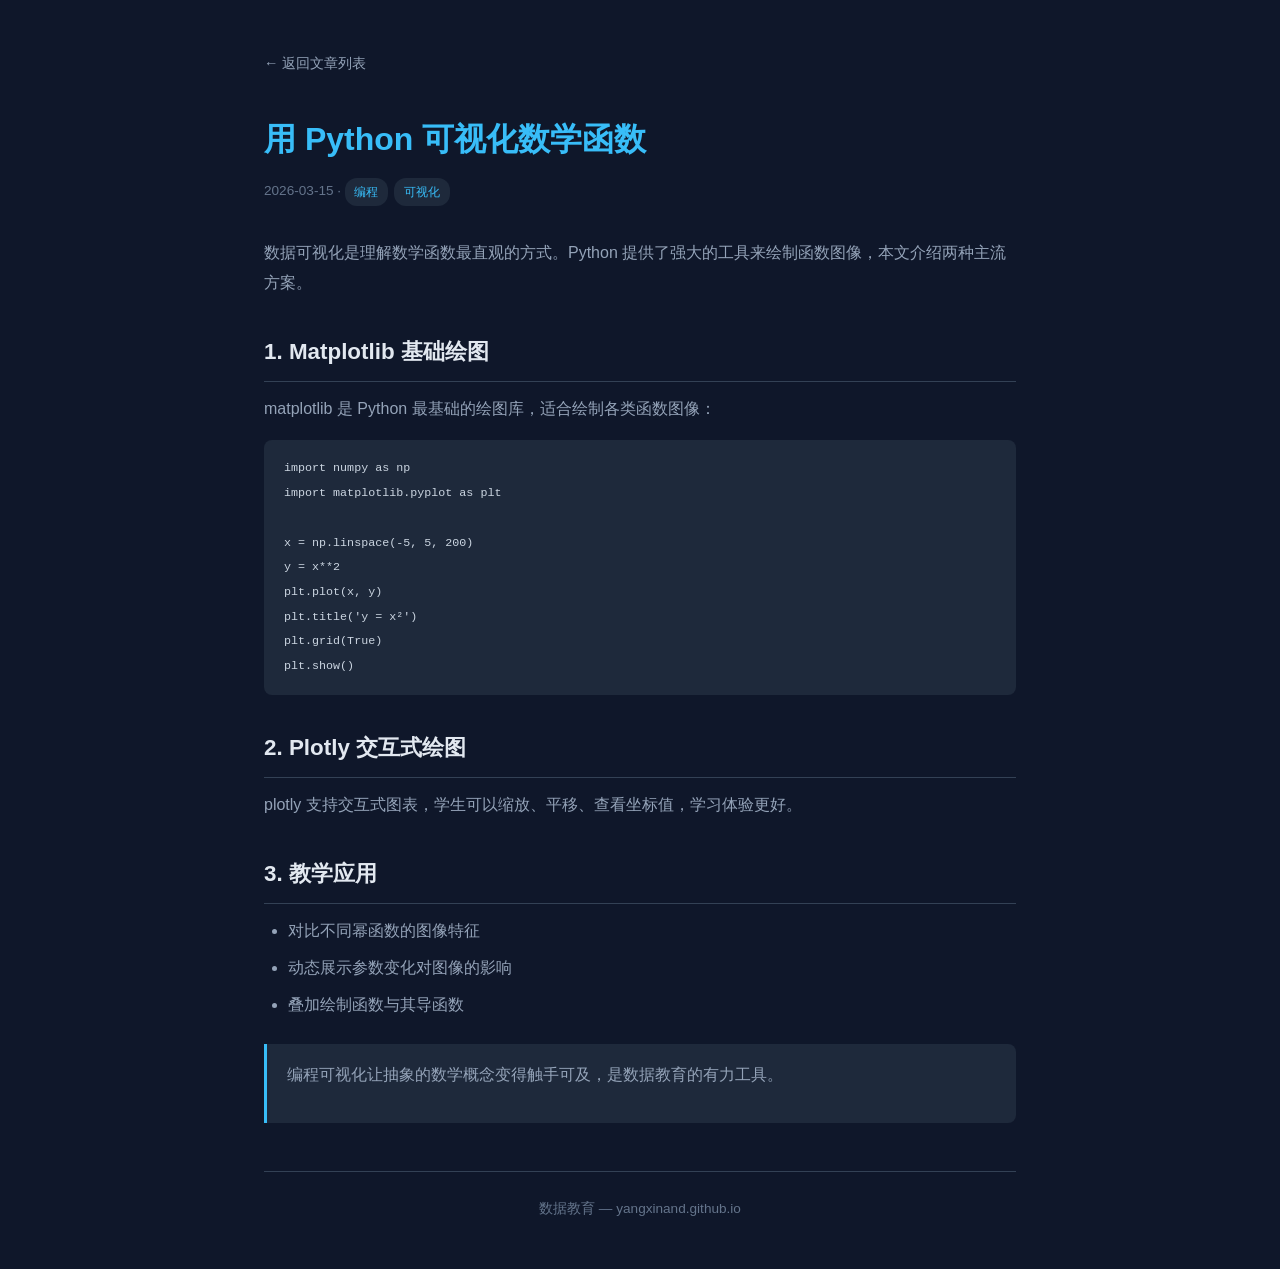
<file: articles/python-math-visualization.html>
<!DOCTYPE html>
<html lang="zh-CN">
<head>
    <meta charset="UTF-8">
    <meta name="viewport" content="width=device-width, initial-scale=1.0">
    <title>用 Python 可视化数学函数 - 数据教育</title>
    <style>
        * { margin: 0; padding: 0; box-sizing: border-box; }
        body {
            font-family: -apple-system, BlinkMacSystemFont, "Segoe UI", Roboto, sans-serif;
            background: #0f172a;
            color: #e2e8f0;
            line-height: 1.9;
        }
        .container { max-width: 800px; margin: 0 auto; padding: 3rem 1.5rem; }
        .back-link { display: inline-block; color: #94a3b8; text-decoration: none; font-size: 0.9rem; margin-bottom: 2rem; }
        .back-link:hover { color: #38bdf8; }
        .article-header { margin-bottom: 2rem; }
        .article-header h1 { font-size: 2rem; color: #38bdf8; margin-bottom: 0.5rem; }
        .article-header .meta { color: #64748b; font-size: 0.85rem; }
        .tag { display: inline-block; background: #1e293b; color: #38bdf8; padding: 0.15rem 0.6rem; border-radius: 12px; font-size: 0.75rem; margin-right: 0.4rem; }
        .article-body h2 { font-size: 1.4rem; margin: 2rem 0 0.75rem; padding-bottom: 0.5rem; border-bottom: 1px solid #334155; }
        .article-body h3 { font-size: 1.15rem; color: #cbd5e1; margin: 1.5rem 0 0.5rem; }
        .article-body p { color: #94a3b8; margin-bottom: 1rem; }
        .article-body ul, .article-body ol { color: #94a3b8; margin: 0.5rem 0 1rem 1.5rem; }
        .article-body li { margin-bottom: 0.4rem; }
        .article-body code { background: #1e293b; padding: 0.15rem 0.4rem; border-radius: 4px; font-size: 0.9em; color: #38bdf8; }
        .article-body .highlight-box { background: #1e293b; border-left: 3px solid #38bdf8; padding: 1rem 1.25rem; margin: 1.5rem 0; border-radius: 0 8px 8px 0; }
        .article-body pre { background: #1e293b; padding: 1rem 1.25rem; border-radius: 8px; overflow-x: auto; margin: 1rem 0; }
        .article-body pre code { background: none; padding: 0; color: #cbd5e1; }
        footer { margin-top: 3rem; padding-top: 1.5rem; border-top: 1px solid #334155; text-align: center; color: #64748b; font-size: 0.85rem; }
    </style>
</head>
<body>
    <div class="container">
        <a href="../articles.html" class="back-link">&larr; 返回文章列表</a>
        <div class="article-header">
            <h1>用 Python 可视化数学函数</h1>
            <div class="meta">2026-03-15 &middot; <span class="tag">编程</span><span class="tag">可视化</span></div>
        </div>
        <div class="article-body">
            <p>数据可视化是理解数学函数最直观的方式。Python 提供了强大的工具来绘制函数图像，本文介绍两种主流方案。</p>
            <h2>1. Matplotlib 基础绘图</h2>
            <p>matplotlib 是 Python 最基础的绘图库，适合绘制各类函数图像：</p>
            <pre><code>import numpy as np
import matplotlib.pyplot as plt

x = np.linspace(-5, 5, 200)
y = x**2
plt.plot(x, y)
plt.title('y = x²')
plt.grid(True)
plt.show()</code></pre>
            <h2>2. Plotly 交互式绘图</h2>
            <p>plotly 支持交互式图表，学生可以缩放、平移、查看坐标值，学习体验更好。</p>
            <h2>3. 教学应用</h2>
            <ul>
                <li>对比不同幂函数的图像特征</li>
                <li>动态展示参数变化对图像的影响</li>
                <li>叠加绘制函数与其导函数</li>
            </ul>
            <div class="highlight-box"><p>编程可视化让抽象的数学概念变得触手可及，是数据教育的有力工具。</p></div>
        </div>
        <footer><p>数据教育 &mdash; yangxinand.github.io</p></footer>
    </div>
</body>
</html>
</file>
<file: style.css>
* {
    margin: 0;
    padding: 0;
    box-sizing: border-box;
}

:root {
    --bg: #0f172a;
    --bg-secondary: #1e293b;
    --text: #e2e8f0;
    --text-secondary: #94a3b8;
    --accent: #38bdf8;
    --accent-dark: #0284c7;
    --card-bg: #1e293b;
    --border: #334155;
}

html {
    scroll-behavior: smooth;
}

body {
    font-family: -apple-system, BlinkMacSystemFont, "Segoe UI", Roboto, "Helvetica Neue", Arial, sans-serif;
    background: var(--bg);
    color: var(--text);
    line-height: 1.6;
}

/* Navigation */
nav {
    position: fixed;
    top: 0;
    width: 100%;
    background: rgba(15, 23, 42, 0.9);
    backdrop-filter: blur(10px);
    border-bottom: 1px solid var(--border);
    z-index: 100;
}

.nav-container {
    max-width: 1100px;
    margin: 0 auto;
    padding: 1rem 2rem;
    display: flex;
    justify-content: space-between;
    align-items: center;
}

.logo {
    font-size: 1.25rem;
    font-weight: 700;
    color: var(--text);
    text-decoration: none;
}

.nav-links {
    list-style: none;
    display: flex;
    gap: 2rem;
}

.nav-links a {
    color: var(--text-secondary);
    text-decoration: none;
    font-size: 0.9rem;
    transition: color 0.2s;
}

.nav-links a:hover {
    color: var(--accent);
}

/* Hero */
#hero {
    min-height: 100vh;
    display: flex;
    align-items: center;
    justify-content: center;
    text-align: center;
    padding: 2rem;
}

.hero-content h1 {
    font-size: 3.5rem;
    margin-bottom: 1rem;
}

.highlight {
    color: var(--accent);
}

.subtitle {
    font-size: 1.5rem;
    color: var(--text-secondary);
    margin-bottom: 0.5rem;
}

.description {
    color: var(--text-secondary);
    margin-bottom: 2rem;
}

.hero-buttons {
    display: flex;
    gap: 1rem;
    justify-content: center;
    flex-wrap: wrap;
}

.btn {
    display: inline-block;
    padding: 0.75rem 1.5rem;
    border-radius: 8px;
    text-decoration: none;
    font-weight: 600;
    font-size: 0.95rem;
    transition: all 0.2s;
}

.btn-primary {
    background: var(--accent);
    color: var(--bg);
}

.btn-primary:hover {
    background: var(--accent-dark);
}

.btn-outline {
    border: 2px solid var(--accent);
    color: var(--accent);
}

.btn-outline:hover {
    background: var(--accent);
    color: var(--bg);
}

.btn-small {
    padding: 0.4rem 1rem;
    font-size: 0.85rem;
    border: 1px solid var(--border);
    border-radius: 6px;
    color: var(--text);
    background: transparent;
}

.btn-small:hover {
    border-color: var(--accent);
    color: var(--accent);
}

/* Sections */
.container {
    max-width: 1100px;
    margin: 0 auto;
    padding: 5rem 2rem;
}

.section-title {
    font-size: 2rem;
    text-align: center;
    margin-bottom: 3rem;
    position: relative;
}

.section-title::after {
    content: "";
    display: block;
    width: 60px;
    height: 3px;
    background: var(--accent);
    margin: 1rem auto 0;
    border-radius: 2px;
}

/* About */
.about-content {
    max-width: 700px;
    margin: 0 auto;
}

.about-text p {
    color: var(--text-secondary);
    margin-bottom: 1rem;
    font-size: 1.1rem;
}

/* Skills */
.skills-grid {
    display: grid;
    grid-template-columns: repeat(auto-fit, minmax(220px, 1fr));
    gap: 1.5rem;
}

.skill-card {
    background: var(--card-bg);
    border: 1px solid var(--border);
    border-radius: 12px;
    padding: 2rem;
    text-align: center;
    transition: transform 0.2s, border-color 0.2s;
}

.skill-card:hover {
    transform: translateY(-4px);
    border-color: var(--accent);
}

.skill-card i {
    font-size: 2rem;
    color: var(--accent);
    margin-bottom: 1rem;
}

.skill-card h3 {
    margin-bottom: 0.5rem;
}

.skill-card p {
    color: var(--text-secondary);
    font-size: 0.9rem;
}

/* Projects */
.projects-grid {
    display: grid;
    grid-template-columns: repeat(auto-fit, minmax(300px, 1fr));
    gap: 1.5rem;
}

.project-card {
    background: var(--card-bg);
    border: 1px solid var(--border);
    border-radius: 12px;
    padding: 2rem;
    transition: transform 0.2s, border-color 0.2s;
}

.project-card:hover {
    transform: translateY(-4px);
    border-color: var(--accent);
}

.project-card h3 {
    margin-bottom: 0.75rem;
}

.project-card p {
    color: var(--text-secondary);
    margin-bottom: 1rem;
    font-size: 0.9rem;
}

.project-links a {
    text-decoration: none;
}

/* Contact */
.contact-content {
    text-align: center;
}

.contact-content p {
    color: var(--text-secondary);
    margin-bottom: 2rem;
    font-size: 1.1rem;
}

.contact-links {
    display: flex;
    justify-content: center;
    gap: 2rem;
    flex-wrap: wrap;
}

.contact-link {
    display: inline-flex;
    align-items: center;
    gap: 0.5rem;
    color: var(--text);
    text-decoration: none;
    padding: 0.75rem 1.5rem;
    background: var(--card-bg);
    border: 1px solid var(--border);
    border-radius: 8px;
    transition: border-color 0.2s, color 0.2s;
}

.contact-link:hover {
    border-color: var(--accent);
    color: var(--accent);
}

/* Footer */
footer {
    text-align: center;
    padding: 2rem;
    color: var(--text-secondary);
    font-size: 0.9rem;
    border-top: 1px solid var(--border);
}

/* Articles / Iframe */
.section-desc {
    text-align: center;
    color: var(--text-secondary);
    margin-top: -2rem;
    margin-bottom: 2rem;
    font-size: 0.95rem;
}

.iframe-wrapper {
    background: var(--card-bg);
    border: 1px solid var(--border);
    border-radius: 12px;
    overflow: hidden;
}

.iframe-wrapper iframe {
    display: block;
    width: 100%;
    height: 620px;
    border: none;
}

.iframe-link {
    text-align: center;
    margin-top: 1rem;
}

.iframe-link a {
    color: var(--text-secondary);
    text-decoration: none;
    font-size: 0.85rem;
    transition: color 0.2s;
}

.iframe-link a:hover {
    color: var(--accent);
}

/* Responsive */
@media (max-width: 768px) {
    .hero-content h1 {
        font-size: 2.5rem;
    }

    .subtitle {
        font-size: 1.2rem;
    }

    .nav-links {
        gap: 1rem;
    }
}
</file>
